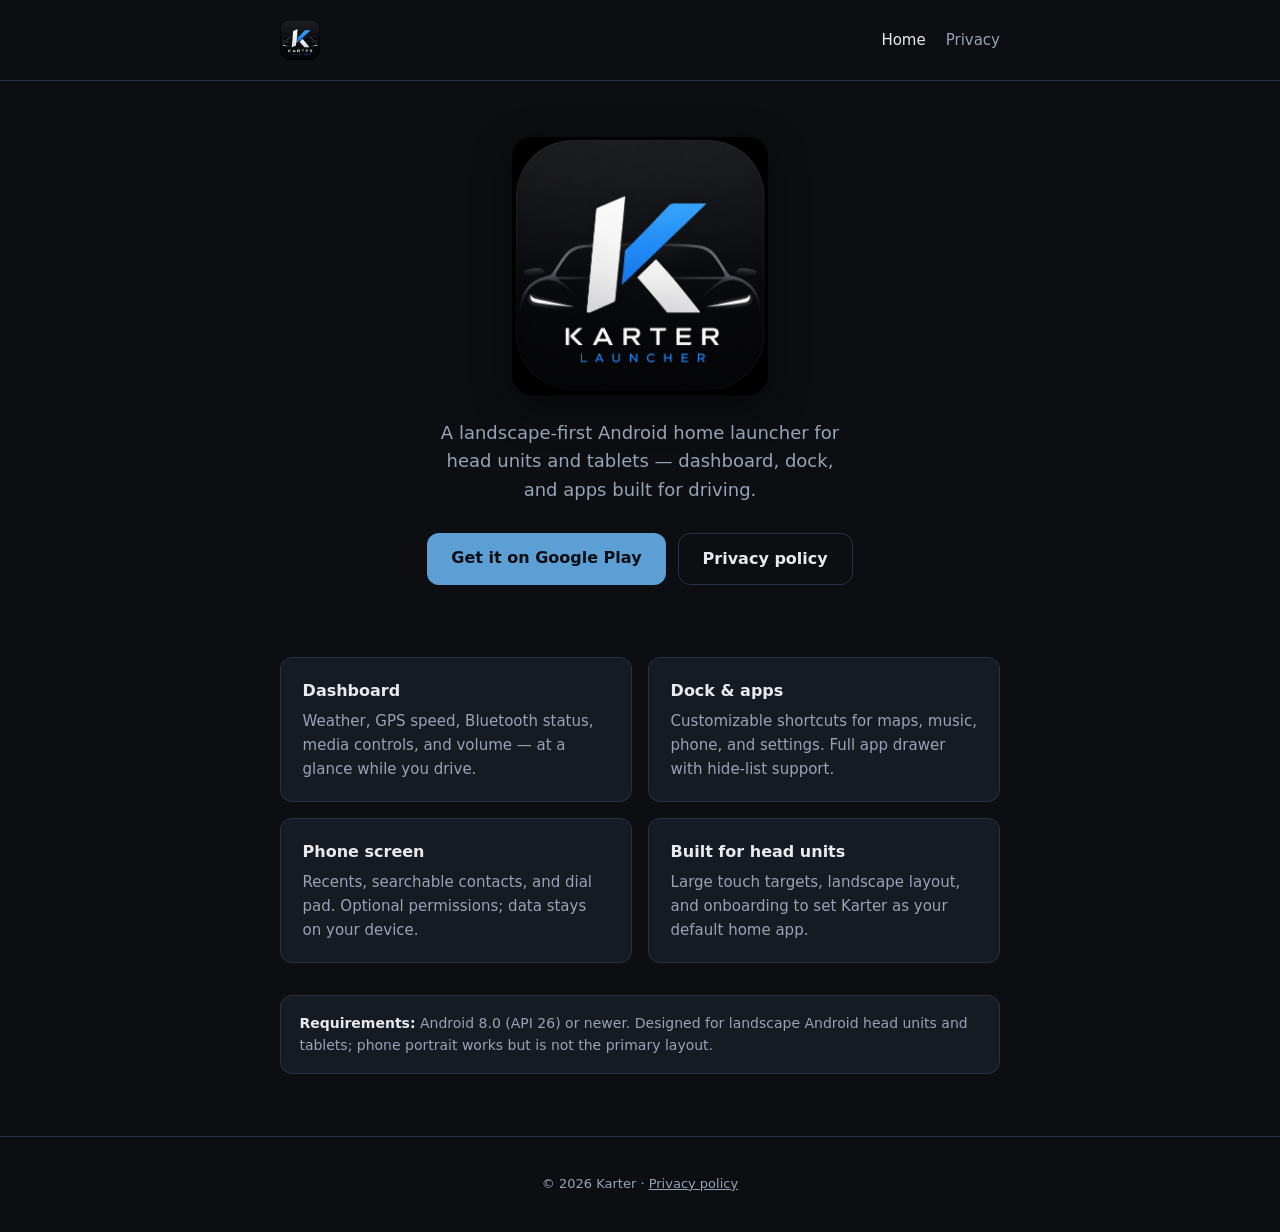
<file: website/index.html>
<!DOCTYPE html>
<html lang="en">
<head>
  <meta charset="utf-8">
  <meta name="viewport" content="width=device-width, initial-scale=1">
  <meta name="description" content="Karter — Android head-unit home launcher with driving dashboard, dock, and built-in phone screen.">
  <title>Karter — Android head-unit launcher</title>
  <link rel="icon" href="images/logo.jpg" type="image/jpeg">
  <link rel="stylesheet" href="css/style.css">
</head>
<body>
  <header class="site-header">
    <div class="wrap">
      <a class="logo" href="index.html">
        <img class="logo-img" src="images/logo.jpg" alt="Karter Launcher" width="80" height="80">
      </a>
      <nav class="site-nav" aria-label="Site">
        <a href="index.html" aria-current="page">Home</a>
        <a href="privacy.html">Privacy</a>
      </nav>
    </div>
  </header>

  <main>
    <div class="wrap">
      <section class="hero">
        <img
          class="hero-logo"
          src="images/logo.jpg"
          alt="Karter Launcher"
          width="512"
          height="512"
        >
        <h1 class="visually-hidden">Karter Launcher</h1>
        <p class="tagline">
          A landscape-first Android home launcher for head units and tablets — dashboard, dock, and apps built for driving.
        </p>
        <div class="cta-row">
          <a
            class="btn"
            href="https://play.google.com/store/apps/details?id=com.karterlauncher"
            rel="noopener noreferrer"
          >Get it on Google Play</a>
          <a class="btn btn-secondary" href="privacy.html">Privacy policy</a>
        </div>
      </section>

      <section class="card-grid" aria-label="Features">
        <article class="card">
          <h2>Dashboard</h2>
          <p>Weather, GPS speed, Bluetooth status, media controls, and volume — at a glance while you drive.</p>
        </article>
        <article class="card">
          <h2>Dock &amp; apps</h2>
          <p>Customizable shortcuts for maps, music, phone, and settings. Full app drawer with hide-list support.</p>
        </article>
        <article class="card">
          <h2>Phone screen</h2>
          <p>Recents, searchable contacts, and dial pad. Optional permissions; data stays on your device.</p>
        </article>
        <article class="card">
          <h2>Built for head units</h2>
          <p>Large touch targets, landscape layout, and onboarding to set Karter as your default home app.</p>
        </article>
      </section>

      <p class="note">
        <strong>Requirements:</strong> Android 8.0 (API 26) or newer. Designed for landscape Android head units and tablets; phone portrait works but is not the primary layout.
      </p>
    </div>
  </main>

  <footer class="site-footer">
    <div class="wrap">
      <p>
        &copy; <span id="year"></span> Karter &middot;
        <a href="privacy.html">Privacy policy</a>
      </p>
    </div>
  </footer>
  <script>
    document.getElementById("year").textContent = new Date().getFullYear();
  </script>
</body>
</html>
</file>
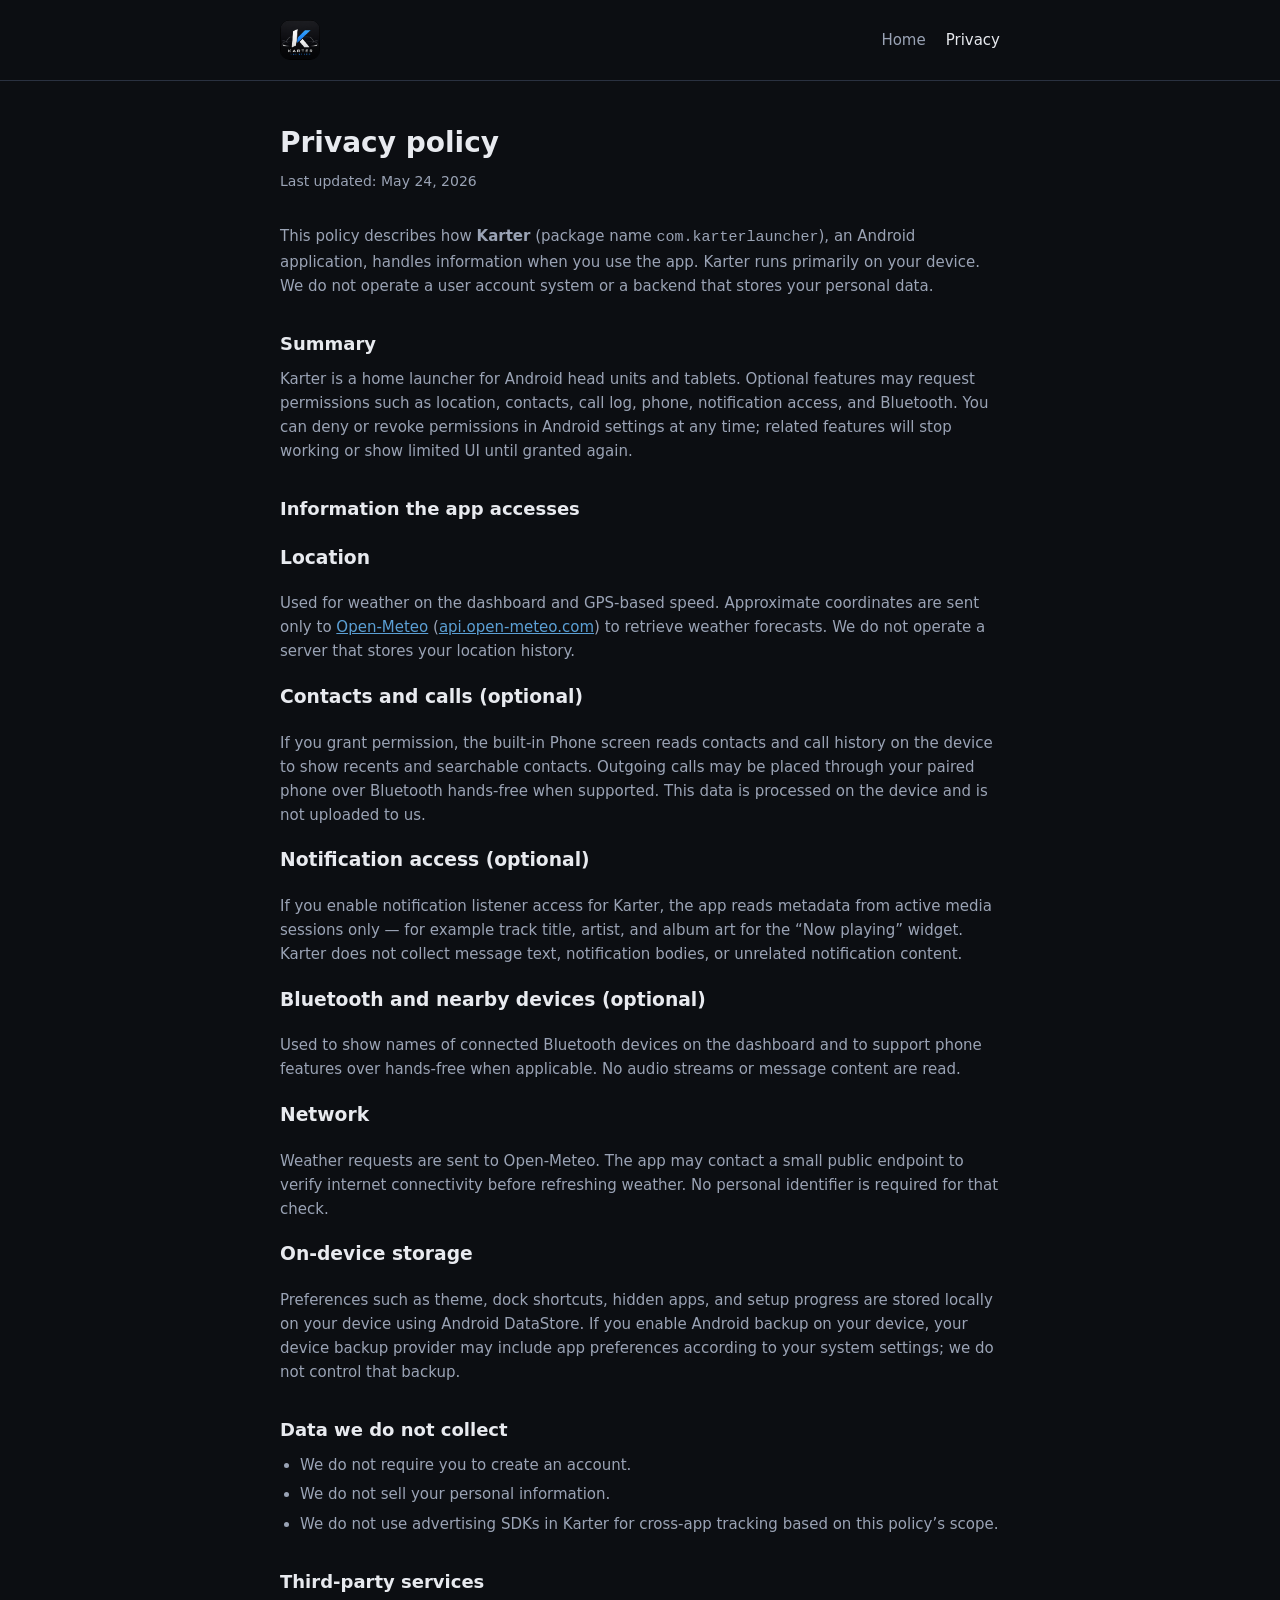
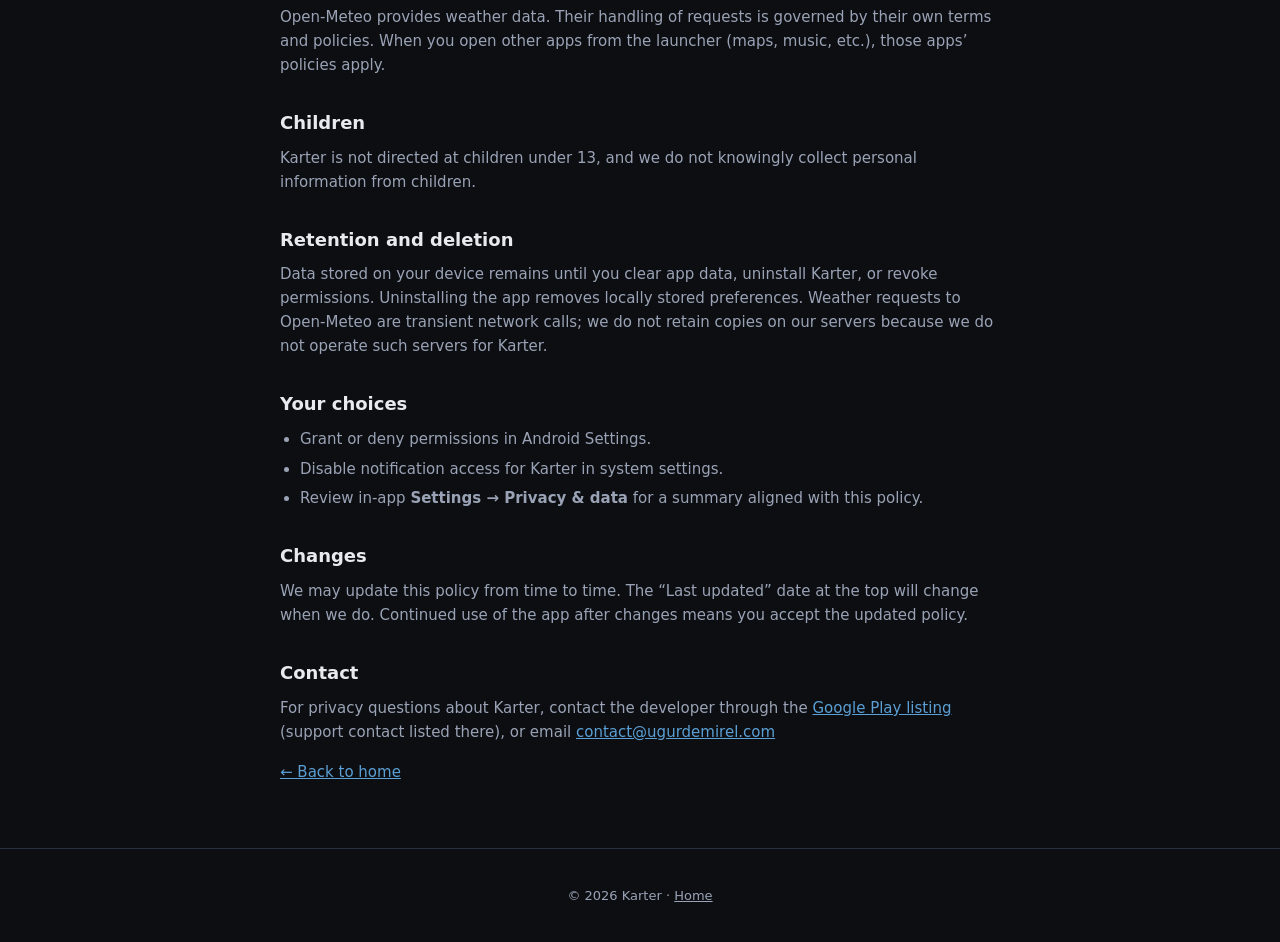
<file: website/privacy.html>
<!DOCTYPE html>
<html lang="en">
<head>
  <meta charset="utf-8">
  <meta name="viewport" content="width=device-width, initial-scale=1">
  <meta name="description" content="Privacy policy for Karter Android launcher.">
  <title>Privacy policy — Karter</title>
  <link rel="icon" href="images/logo.jpg" type="image/jpeg">
  <link rel="stylesheet" href="css/style.css">
</head>
<body>
  <header class="site-header">
    <div class="wrap">
      <a class="logo" href="index.html">
        <img class="logo-img" src="images/logo.jpg" alt="Karter Launcher" width="80" height="80">
      </a>
      <nav class="site-nav" aria-label="Site">
        <a href="index.html">Home</a>
        <a href="privacy.html" aria-current="page">Privacy</a>
      </nav>
    </div>
  </header>

  <main>
    <article class="wrap legal">
      <h1>Privacy policy</h1>
      <p class="updated">Last updated: May 24, 2026</p>

      <p>
        This policy describes how <strong>Karter</strong> (package name <code>com.karterlauncher</code>),
        an Android application, handles information when you use the app.
        Karter runs primarily on your device. We do not operate a user account system or a backend
        that stores your personal data.
      </p>

      <h2>Summary</h2>
      <p>
        Karter is a home launcher for Android head units and tablets. Optional features may request
        permissions such as location, contacts, call log, phone, notification access, and Bluetooth.
        You can deny or revoke permissions in Android settings at any time; related features will stop
        working or show limited UI until granted again.
      </p>

      <h2>Information the app accesses</h2>

      <h3>Location</h3>
      <p>
        Used for weather on the dashboard and GPS-based speed. Approximate coordinates are sent only to
        <a href="https://open-meteo.com/" rel="noopener noreferrer">Open-Meteo</a>
        (<a href="https://api.open-meteo.com/" rel="noopener noreferrer">api.open-meteo.com</a>)
        to retrieve weather forecasts. We do not operate a server that stores your location history.
      </p>

      <h3>Contacts and calls (optional)</h3>
      <p>
        If you grant permission, the built-in Phone screen reads contacts and call history on the device
        to show recents and searchable contacts. Outgoing calls may be placed through your paired phone
        over Bluetooth hands-free when supported. This data is processed on the device and is not uploaded
        to us.
      </p>

      <h3>Notification access (optional)</h3>
      <p>
        If you enable notification listener access for Karter, the app reads metadata from active media
        sessions only — for example track title, artist, and album art for the “Now playing” widget.
        Karter does not collect message text, notification bodies, or unrelated notification content.
      </p>

      <h3>Bluetooth and nearby devices (optional)</h3>
      <p>
        Used to show names of connected Bluetooth devices on the dashboard and to support phone features
        over hands-free when applicable. No audio streams or message content are read.
      </p>

      <h3>Network</h3>
      <p>
        Weather requests are sent to Open-Meteo. The app may contact a small public endpoint to verify
        internet connectivity before refreshing weather. No personal identifier is required for that check.
      </p>

      <h3>On-device storage</h3>
      <p>
        Preferences such as theme, dock shortcuts, hidden apps, and setup progress are stored locally on
        your device using Android DataStore. If you enable Android backup on your device, your device
        backup provider may include app preferences according to your system settings; we do not control
        that backup.
      </p>

      <h2>Data we do not collect</h2>
      <ul>
        <li>We do not require you to create an account.</li>
        <li>We do not sell your personal information.</li>
        <li>We do not use advertising SDKs in Karter for cross-app tracking based on this policy’s scope.</li>
      </ul>

      <h2>Third-party services</h2>
      <p>
        Open-Meteo provides weather data. Their handling of requests is governed by their own terms and
        policies. When you open other apps from the launcher (maps, music, etc.), those apps’ policies apply.
      </p>

      <h2>Children</h2>
      <p>
        Karter is not directed at children under 13, and we do not knowingly collect personal information
        from children.
      </p>

      <h2>Retention and deletion</h2>
      <p>
        Data stored on your device remains until you clear app data, uninstall Karter, or revoke permissions.
        Uninstalling the app removes locally stored preferences. Weather requests to Open-Meteo are transient
        network calls; we do not retain copies on our servers because we do not operate such servers for Karter.
      </p>

      <h2>Your choices</h2>
      <ul>
        <li>Grant or deny permissions in Android Settings.</li>
        <li>Disable notification access for Karter in system settings.</li>
        <li>Review in-app <strong>Settings → Privacy &amp; data</strong> for a summary aligned with this policy.</li>
      </ul>

      <h2>Changes</h2>
      <p>
        We may update this policy from time to time. The “Last updated” date at the top will change when we do.
        Continued use of the app after changes means you accept the updated policy.
      </p>

      <h2>Contact</h2>
      <p>
        For privacy questions about Karter, contact the developer through the
        <a href="https://play.google.com/store/apps/details?id=com.karterlauncher">Google Play listing</a>
        (support contact listed there), or email
        <a href="mailto:contact@ugurdemirel.com">contact@ugurdemirel.com</a>
      </p>

      <p>
        <a href="index.html">← Back to home</a>
      </p>
    </article>
  </main>

  <footer class="site-footer">
    <div class="wrap">
      <p>
        &copy; <span id="year"></span> Karter &middot;
        <a href="index.html">Home</a>
      </p>
    </div>
  </footer>
  <script>
    document.getElementById("year").textContent = new Date().getFullYear();
  </script>
</body>
</html>
</file>
<file: website/css/style.css>
:root {
  --bg: #0c0e12;
  --surface: #161a22;
  --border: #2a3140;
  --text: #e8eaef;
  --muted: #9aa3b5;
  --accent: #5b9fd4;
  --accent-dim: #3d6f96;
  --radius: 12px;
  --max: 720px;
  font-family: system-ui, -apple-system, "Segoe UI", Roboto, "Helvetica Neue", Arial, sans-serif;
  line-height: 1.6;
  color: var(--text);
  background: var(--bg);
}

*,
*::before,
*::after {
  box-sizing: border-box;
}

body {
  margin: 0;
  min-height: 100vh;
  display: flex;
  flex-direction: column;
}

a {
  color: var(--accent);
}

a:hover {
  color: #7eb8e8;
}

.wrap {
  width: min(100% - 2rem, var(--max));
  margin-inline: auto;
}

.site-header {
  padding: 1.25rem 0;
  border-bottom: 1px solid var(--border);
}

.site-header .wrap {
  display: flex;
  align-items: center;
  justify-content: space-between;
  gap: 1rem;
}

.logo {
  display: inline-flex;
  align-items: center;
  text-decoration: none;
  line-height: 0;
}

.logo-img {
  height: 2.5rem;
  width: auto;
  border-radius: 10px;
  display: block;
}

.hero-logo {
  width: min(16rem, 72vw);
  height: auto;
  border-radius: 1.25rem;
  margin: 0 auto 1.5rem;
  display: block;
  box-shadow: 0 12px 40px rgba(0, 0, 0, 0.45);
}

.site-nav {
  display: flex;
  gap: 1.25rem;
  font-size: 0.9375rem;
}

.site-nav a {
  color: var(--muted);
  text-decoration: none;
}

.site-nav a:hover,
.site-nav a[aria-current="page"] {
  color: var(--text);
}

main {
  flex: 1;
  padding: 2.5rem 0 3rem;
}

.hero {
  text-align: center;
  padding: 1rem 0 2rem;
}

.visually-hidden {
  position: absolute;
  width: 1px;
  height: 1px;
  padding: 0;
  margin: -1px;
  overflow: hidden;
  clip: rect(0, 0, 0, 0);
  white-space: nowrap;
  border: 0;
}

.tagline {
  font-size: 1.125rem;
  color: var(--muted);
  max-width: 36ch;
  margin: 0 auto 1.75rem;
}

.btn {
  display: inline-block;
  padding: 0.75rem 1.5rem;
  border-radius: var(--radius);
  font-weight: 600;
  font-size: 1rem;
  text-decoration: none;
  background: var(--accent);
  color: #0c0e12;
  transition: background 0.15s ease;
}

.btn:hover {
  background: #7eb8e8;
  color: #0c0e12;
}

.btn-secondary {
  background: transparent;
  color: var(--text);
  border: 1px solid var(--border);
}

.btn-secondary:hover {
  background: var(--surface);
  color: var(--text);
}

.cta-row {
  display: flex;
  flex-wrap: wrap;
  gap: 0.75rem;
  justify-content: center;
}

.card-grid {
  display: grid;
  gap: 1rem;
  margin-top: 2.5rem;
}

@media (min-width: 540px) {
  .card-grid {
    grid-template-columns: repeat(2, 1fr);
  }
}

.card {
  background: var(--surface);
  border: 1px solid var(--border);
  border-radius: var(--radius);
  padding: 1.25rem 1.35rem;
}

.card h2 {
  font-size: 1rem;
  margin: 0 0 0.35rem;
}

.card p {
  margin: 0;
  font-size: 0.9375rem;
  color: var(--muted);
}

.note {
  margin-top: 2rem;
  padding: 1rem 1.15rem;
  background: var(--surface);
  border: 1px solid var(--border);
  border-radius: var(--radius);
  font-size: 0.875rem;
  color: var(--muted);
}

.note strong {
  color: var(--text);
}

/* Privacy / legal pages */
.legal h1 {
  font-size: 1.75rem;
  margin: 0 0 0.25rem;
}

.legal .updated {
  color: var(--muted);
  font-size: 0.875rem;
  margin: 0 0 2rem;
}

.legal h2 {
  font-size: 1.125rem;
  margin: 2rem 0 0.5rem;
  color: var(--text);
}

.legal p,
.legal li {
  color: var(--muted);
  font-size: 0.9375rem;
}

.legal ul {
  padding-left: 1.25rem;
  margin: 0.5rem 0 1rem;
}

.legal li {
  margin-bottom: 0.35rem;
}

.legal p {
  margin: 0.5rem 0 1rem;
}

.site-footer {
  padding: 1.5rem 0;
  border-top: 1px solid var(--border);
  font-size: 0.8125rem;
  color: var(--muted);
  text-align: center;
}

.site-footer a {
  color: var(--muted);
}

.site-footer a:hover {
  color: var(--text);
}
</file>
